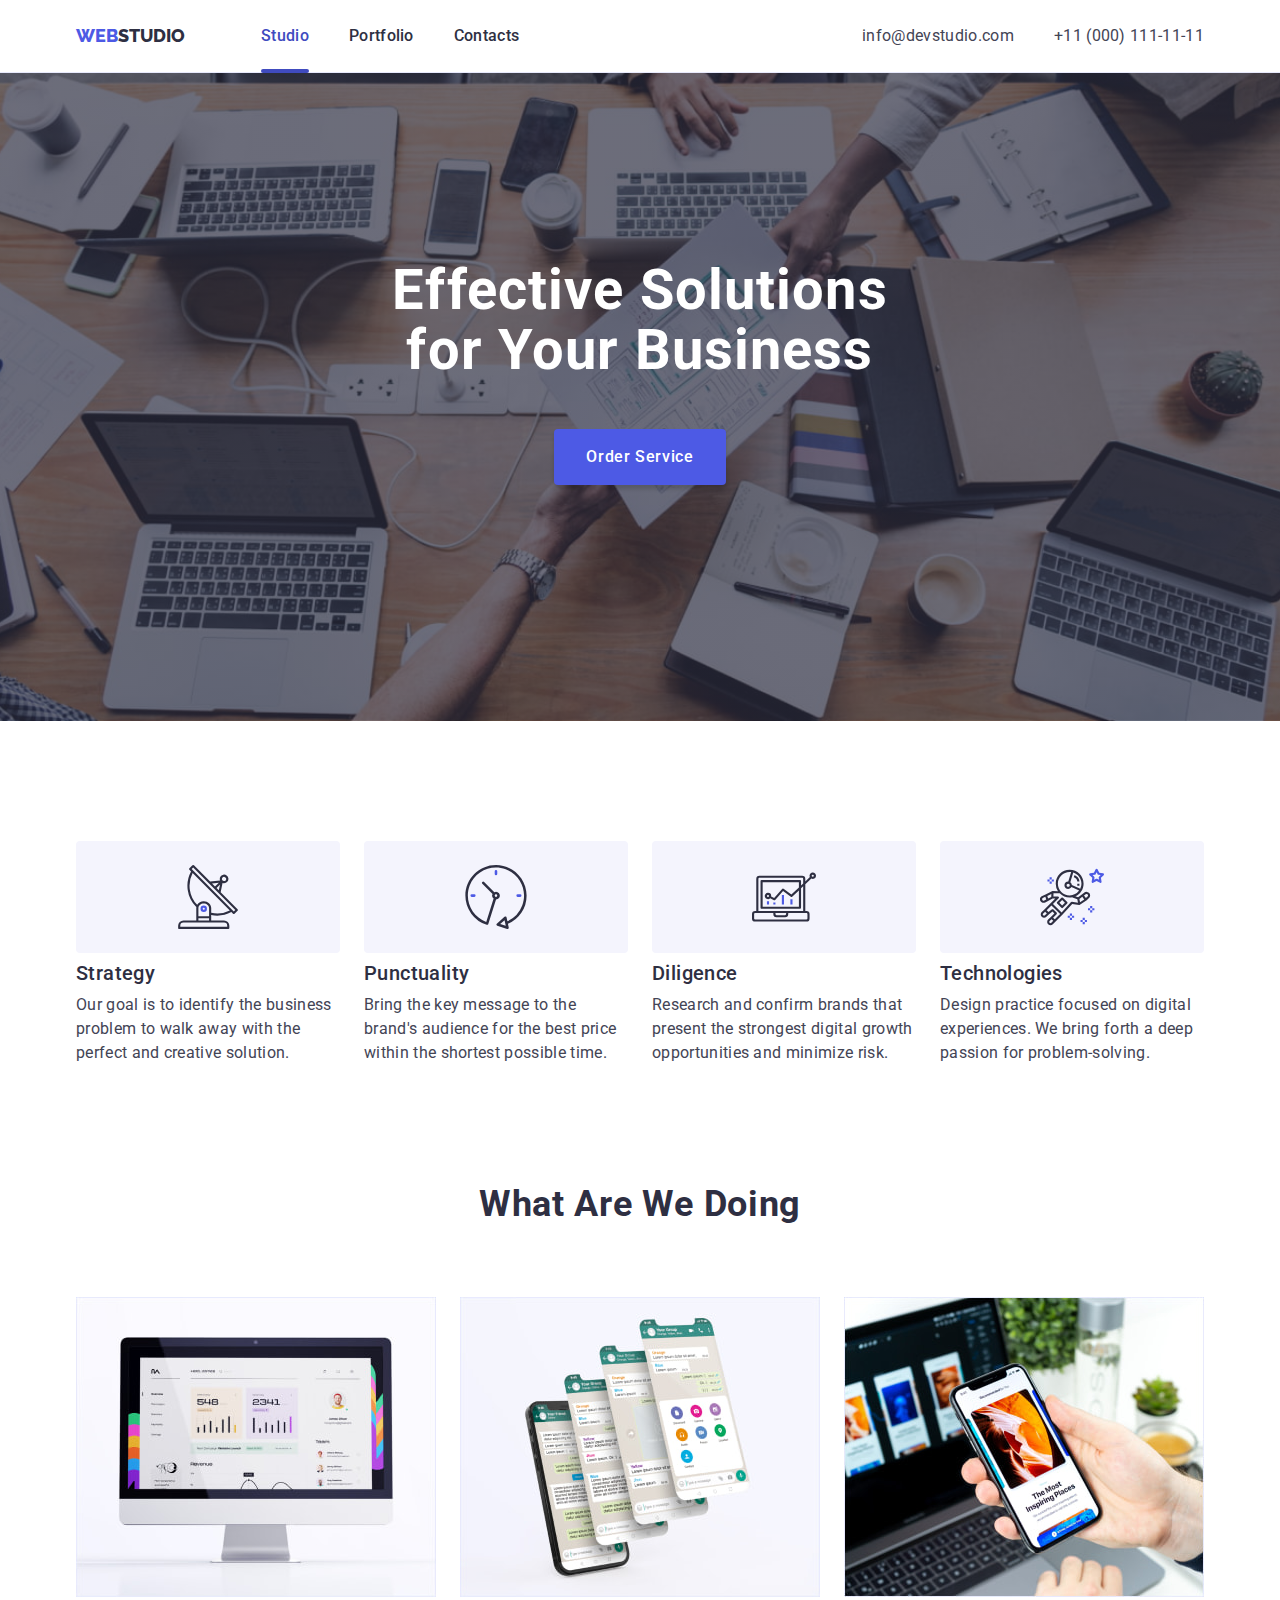
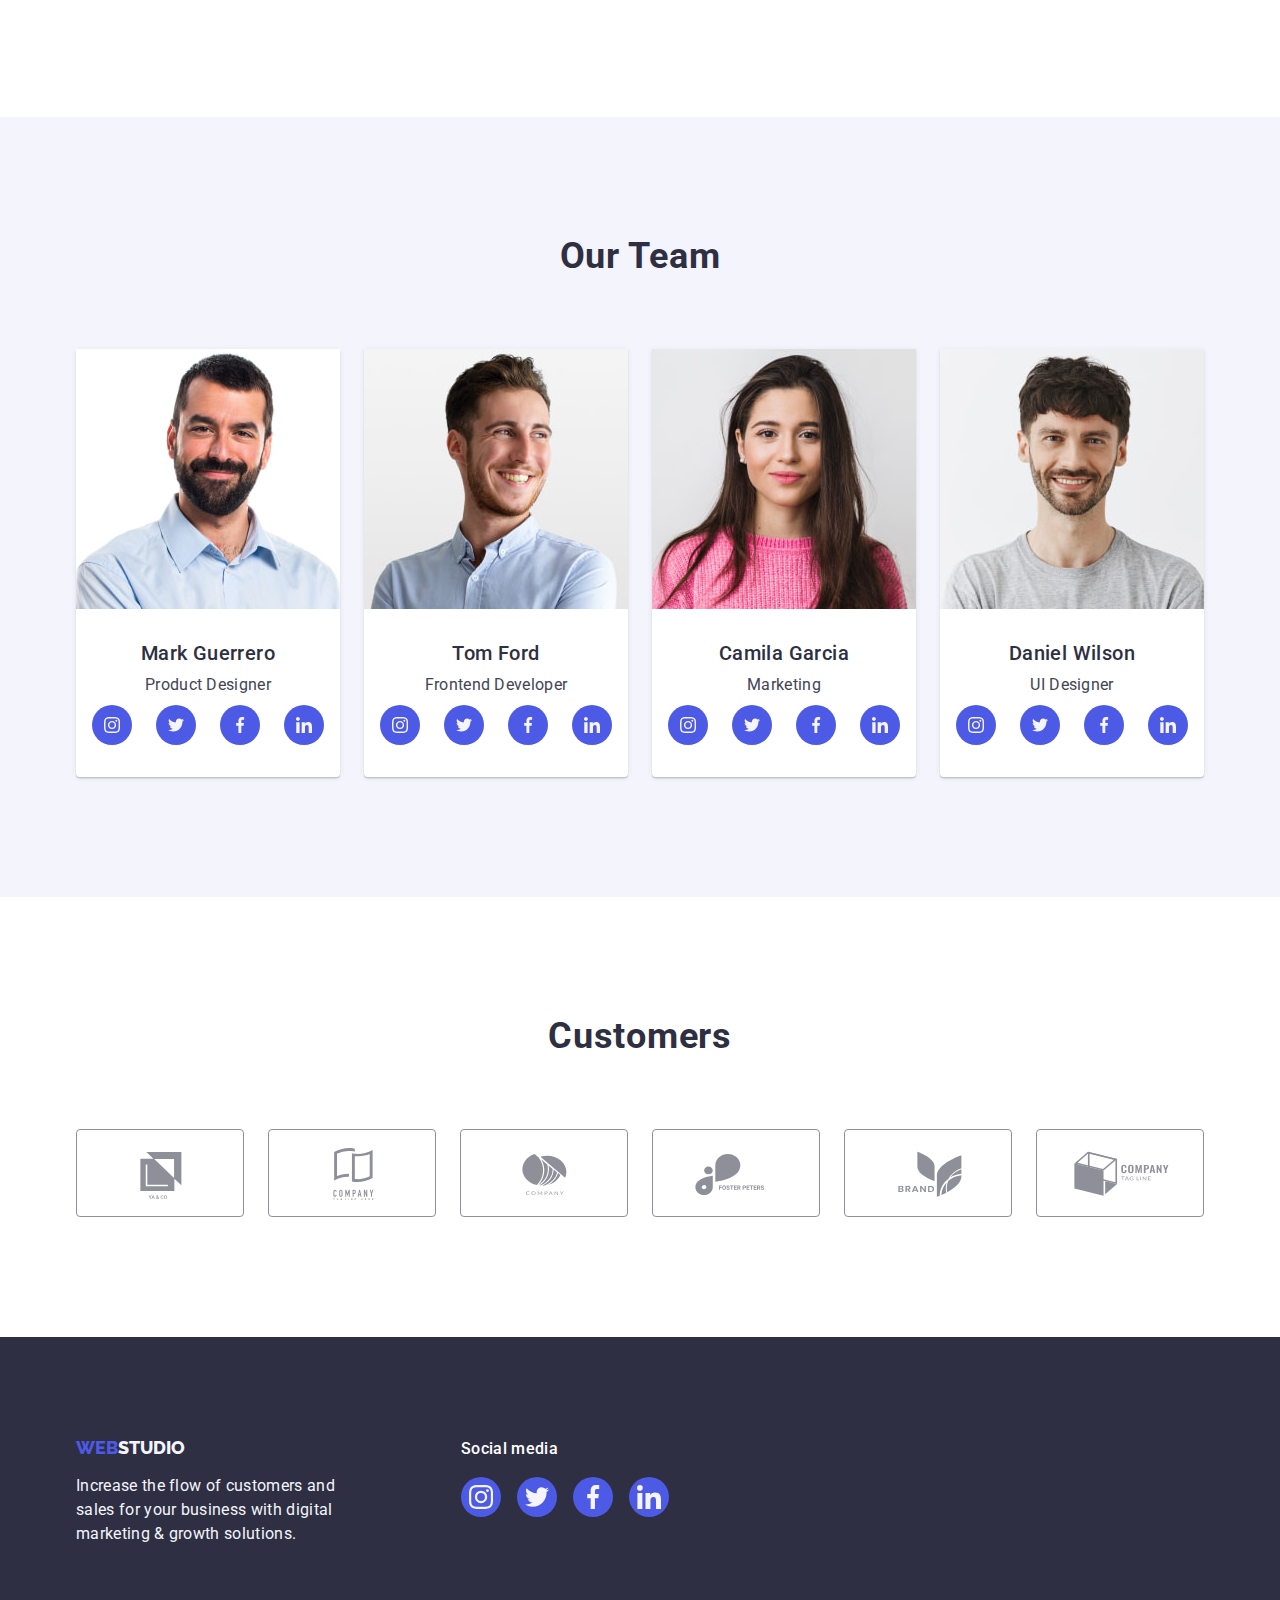
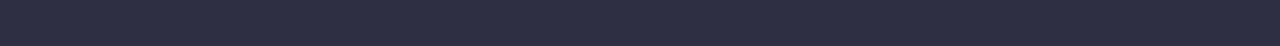
<file: index.html>
<!DOCTYPE html>
<html lang="en">
  <head>
    <meta charset="UTF-8" />
    <meta name="viewport" content="width=device-width, initial-scale=1.0" />
    <link rel="icon" type="image/x-icon" href="./images/favicon.ico" />
    <link
      rel="stylesheet"
      href="https://cdn.jsdelivr.net/npm/modern-normalize@2.0.0/modern-normalize.min.css"
    />
    <link rel="preconnect" href="https://fonts.googleapis.com" />
    <link rel="preconnect" href="https://fonts.gstatic.com" crossorigin />
    <link
      href="https://fonts.googleapis.com/css2?family=Raleway:wght@800&family=Roboto:wght@400;500;700;900&display=swap"
      rel="stylesheet"
    />
    <link rel="stylesheet" href="./css/style.css" />
    <style>
      /* при завантажуванні сторінки щоб не спрацьовувала анімація схову  модального вікна, 
      таке трапляється після очистки кєшу */
      .backdrop.is-hidden {
        opacity: 0;
        visibility: hidden;
        pointer-events: none;
      }
    </style>
    <title>WEBSTUDIO</title>
  </head>
  <body>
    <header class="header">
      <div class="container header-container">
        <nav class="nav">
          <a href="./index.html" class="logo link">
            Web<span class="logo dark-logo">Studio</span>
          </a>
          <ul class="list nav-list">
            <li>
              <a href="./index.html" class="selected-nav nav-title link"
                >Studio</a
              >
            </li>
            <li>
              <a href="./portfolio.html" class="nav-title link">Portfolio</a>
            </li>
            <li><a href="" class="nav-title link">Contacts</a></li>
          </ul>
        </nav>
        <address class="address">
          <ul class="list address-list">
            <li>
              <a href="mailto:info@devstudio.com" class="address-detail link">
                info@devstudio.com
              </a>
            </li>
            <li>
              <a href="tel:+110001111111" class="address-detail link">
                +11 (000) 111-11-11
              </a>
            </li>
          </ul>
        </address>
      </div>
    </header>
    <main>
      <!--Hero-->
      <section class="hero-section">
        <div class="container hero-container">
          <h1 class="title hero-title">
            Effective&nbsp;Solutions for Your Business
          </h1>
          <button type="button" class="hero-button button" data-modal-open>
            Order Service
          </button>
        </div>
      </section>
      <!---->
      <section class="section">
        <div class="container">
          <h2 class="title visually-hidden">About Studio</h2>
          <ul class="list aboutstudio-list">
            <li class="aboutstudio-el">
              <div class="aboutstudio-thumb">
                <svg class="aboutstudio-img" width="64" height="64">
                  <use href="./images/icons.svg#icon-antenna"></use>
                </svg>
              </div>
              <h3 class="aboutstudio-title title">Strategy</h3>
              <p class="aboutstudio-tx">
                Our goal is to identify the business problem to walk away with
                the perfect and creative solution.
              </p>
            </li>
            <li class="aboutstudio-el">
              <div class="aboutstudio-thumb">
                <svg class="aboutstudio-img" width="64" height="64">
                  <use href="./images/icons.svg#icon-clock"></use>
                </svg>
              </div>
              <h3 class="aboutstudio-title title">Punctuality</h3>
              <p class="aboutstudio-tx">
                Bring the key message to the brand's audience for the best price
                within the shortest possible time.
              </p>
            </li>
            <li class="aboutstudio-el">
              <div class="aboutstudio-thumb">
                <svg class="aboutstudio-img" width="64" height="64">
                  <use href="./images/icons.svg#icon-diagram"></use>
                </svg>
              </div>
              <h3 class="aboutstudio-title title">Diligence</h3>
              <p class="aboutstudio-tx">
                Research and confirm brands that present the strongest digital
                growth opportunities and minimize risk.
              </p>
            </li>
            <li class="aboutstudio-el">
              <div class="aboutstudio-thumb">
                <svg class="aboutstudio-img" width="64" height="64">
                  <use href="./images/icons.svg#icon-astronaut"></use>
                </svg>
              </div>
              <h3 class="aboutstudio-title title">Technologies</h3>
              <p class="aboutstudio-tx">
                Design practice focused on digital experiences. We bring forth a
                deep passion for problem-solving.
              </p>
            </li>
          </ul>
        </div>
      </section>
      <!--What are we doing-->
      <section class="wedoing-section section">
        <div class="container">
          <h2 class="section-title title">What are we doing</h2>
          <ul class="list wedoing-list">
            <li class="wedoing-el">
              <img
                src="./images/what_doing/img-1.jpg"
                width="360"
                height="300"
                alt="monitor"
              />
            </li>
            <li class="wedoing-el">
              <img
                src="./images/what_doing/img-2.jpg"
                width="360"
                height="300"
                alt="windows in a phone"
              />
            </li>
            <li class="wedoing-el">
              <img
                src="./images/what_doing/img-3.jpg"
                alt="a hand hold a phone and there is a notebook at a backgraund "
                width="360"
                height="300"
              />
            </li>
          </ul>
        </div>
      </section>
      <!--Our Team-->
      <section class="team-section section">
        <div class="container">
          <h2 class="section-title title">Our Team</h2>
          <ul class="list">
            <li class="team-el">
              <img
                src="./images/team/img-1.jpg"
                alt="Mark Guerrero"
                width="264"
                height="260"
              />
              <div class="team-info">
                <h3 class="team-title title">Mark Guerrero</h3>
                <p class="team-tx">Product Designer</p>
                <ul class="list social-media-list">
                  <li class="social-link-el">
                    <a href="" class="social-link">
                      <svg class="social-link-img" width="16" height="16">
                        <use href="./images/icons.svg#icon-instagram"></use>
                      </svg>
                    </a>
                  </li>
                  <li class="social-link-el">
                    <a href="" class="social-link">
                      <svg class="social-link-img" width="16" height="16">
                        <use href="./images/icons.svg#icon-twitter"></use>
                      </svg>
                    </a>
                  </li>
                  <li class="social-link-el">
                    <a href="" class="social-link">
                      <svg class="social-link-img" width="16" height="16">
                        <use href="./images/icons.svg#icon-facebook"></use>
                      </svg>
                    </a>
                  </li>
                  <li class="social-link-el">
                    <a href="" class="social-link">
                      <svg class="social-link-img" width="16" height="16">
                        <use href="./images/icons.svg#icon-linkedin"></use>
                      </svg>
                    </a>
                  </li>
                </ul>
              </div>
            </li>
            <li class="team-el">
              <img
                src="./images/team/img-2.jpg"
                alt="Tom Ford"
                width="264"
                height="260"
              />
              <div class="team-info">
                <h3 class="team-title title">Tom Ford</h3>
                <p class="team-tx">Frontend Developer</p>
                <ul class="list social-media-list">
                  <li class="social-link-el">
                    <a href="" class="social-link">
                      <svg class="social-link-img" width="16" height="16">
                        <use href="./images/icons.svg#icon-instagram"></use>
                      </svg>
                    </a>
                  </li>
                  <li class="social-link-el">
                    <a href="" class="social-link">
                      <svg class="social-link-img" width="16" height="16">
                        <use href="./images/icons.svg#icon-twitter"></use>
                      </svg>
                    </a>
                  </li>
                  <li class="social-link-el">
                    <a href="" class="social-link">
                      <svg class="social-link-img" width="16" height="16">
                        <use href="./images/icons.svg#icon-facebook"></use>
                      </svg>
                    </a>
                  </li>
                  <li class="social-link-el">
                    <a href="" class="social-link">
                      <svg class="social-link-img" width="16" height="16">
                        <use href="./images/icons.svg#icon-linkedin"></use>
                      </svg>
                    </a>
                  </li>
                </ul>
              </div>
            </li>
            <li class="team-el">
              <img
                src="./images/team/img-3.jpg"
                alt="Camila Garcia"
                width="264"
                height="260"
              />
              <div class="team-info">
                <h3 class="team-title title">Camila Garcia</h3>
                <p class="team-tx">Marketing</p>
                <ul class="list social-media-list">
                  <li class="social-link-el">
                    <a href="" class="social-link">
                      <svg class="social-link-img" width="16" height="16">
                        <use href="./images/icons.svg#icon-instagram"></use>
                      </svg>
                    </a>
                  </li>
                  <li class="social-link-el">
                    <a href="" class="social-link">
                      <svg class="social-link-img" width="16" height="16">
                        <use href="./images/icons.svg#icon-twitter"></use>
                      </svg>
                    </a>
                  </li>
                  <li class="social-link-el">
                    <a href="" class="social-link">
                      <svg class="social-link-img" width="16" height="16">
                        <use href="./images/icons.svg#icon-facebook"></use>
                      </svg>
                    </a>
                  </li>
                  <li class="social-link-el">
                    <a href="" class="social-link">
                      <svg class="social-link-img" width="16" height="16">
                        <use href="./images/icons.svg#icon-linkedin"></use>
                      </svg>
                    </a>
                  </li>
                </ul>
              </div>
            </li>
            <li class="team-el">
              <img
                src="./images/team/img-4.jpg"
                alt="Daniel Wilson"
                width="264"
                height="260"
              />
              <div class="team-info">
                <h3 class="team-title title">Daniel Wilson</h3>
                <p class="team-tx">UI Designer</p>
                <ul class="list social-media-list">
                  <li class="social-link-el">
                    <a href="" class="social-link">
                      <svg class="social-link-img" width="16" height="16">
                        <use href="./images/icons.svg#icon-instagram"></use>
                      </svg>
                    </a>
                  </li>
                  <li class="social-link-el">
                    <a href="" class="social-link">
                      <svg class="social-link-img" width="16" height="16">
                        <use href="./images/icons.svg#icon-twitter"></use>
                      </svg>
                    </a>
                  </li>
                  <li class="social-link-el">
                    <a href="" class="social-link">
                      <svg class="social-link-img" width="16" height="16">
                        <use href="./images/icons.svg#icon-facebook"></use>
                      </svg>
                    </a>
                  </li>
                  <li class="social-link-el">
                    <a href="" class="social-link">
                      <svg class="social-link-img" width="16" height="16">
                        <use href="./images/icons.svg#icon-linkedin"></use>
                      </svg>
                    </a>
                  </li>
                </ul>
              </div>
            </li>
          </ul>
        </div>
      </section>
      <!--Customers-->
      <section class="customers-section section">
        <div class="container">
          <h2 class="section-title title">Customers</h2>
          <ul class="list customer-list">
            <li class="customer-list-el">
              <a class="customer-el-link" href="">
                <svg class="customer-img" width="104" height="56">
                  <use href="./images/icons.svg#icon-company"></use>
                </svg>
              </a>
            </li>
            <li class="customer-list-el">
              <a class="customer-el-link" href="">
                <svg class="customer-img" width="104" height="56">
                  <use href="./images/icons.svg#icon-company-1"></use>
                </svg>
              </a>
            </li>
            <li class="customer-list-el">
              <a class="customer-el-link" href="">
                <svg class="customer-img" width="104" height="56">
                  <use href="./images/icons.svg#icon-company-2"></use>
                </svg>
              </a>
            </li>
            <li class="customer-list-el">
              <a class="customer-el-link" href="">
                <svg class="customer-img" width="104" height="56">
                  <use href="./images/icons.svg#icon-company-3"></use>
                </svg>
              </a>
            </li>
            <li class="customer-list-el">
              <a class="customer-el-link" href="">
                <svg class="customer-img" width="104" height="56">
                  <use href="./images/icons.svg#icon-company-4"></use>
                </svg>
              </a>
            </li>
            <li class="customer-list-el">
              <a class="customer-el-link" href="">
                <svg class="customer-img" width="104" height="56">
                  <use href="./images/icons.svg#icon-company-5"></use>
                </svg>
              </a>
            </li>
          </ul>
        </div>
      </section>
    </main>
    <footer class="footer">
      <div class="container footer-container">
        <div class="footer-info">
          <a href="./index.html" class="logo link logo-footer">
            Web<span class="logo white-logo">Studio</span>
          </a>
          <p class="footer-tx">
            Increase the flow of customers&nbsp;and sales for your business
            with&nbsp;digital marketing & growth solutions.
          </p>
        </div>
        <div class="footer-links">
          <p class="footer-title">Social media</p>
          <ul class="list social-media-list">
            <li class="social-link-el">
              <a href="" class="social-link">
                <svg class="social-link-img" width="24" height="24">
                  <use href="./images/icons.svg#icon-instagram"></use>
                </svg>
              </a>
            </li>
            <li class="social-link-el">
              <a href="" class="social-link">
                <svg class="social-link-img" width="24" height="24">
                  <use href="./images/icons.svg#icon-twitter"></use>
                </svg>
              </a>
            </li>
            <li class="social-link-el">
              <a href="" class="social-link">
                <svg class="social-link-img" width="24" height="24">
                  <use href="./images/icons.svg#icon-facebook"></use>
                </svg>
              </a>
            </li>
            <li class="social-link-el">
              <a href="" class="social-link">
                <svg class="social-link-img" width="24" height="24">
                  <use href="./images/icons.svg#icon-linkedin"></use>
                </svg>
              </a>
            </li>
          </ul>
        </div>
      </div>
    </footer>
    <div class="backdrop is-hidden" data-modal>
      <div class="modal">
        <button class="modal-btn" type="button" data-modal-close>
          <svg class="modal-btn-img" width="8" height="8">
            <use href="./images/icons.svg#icon-close"></use>
          </svg>
        </button>
      </div>
    </div>
    <script src="./js/modal.js"></script>
  </body>
</html>
</file>
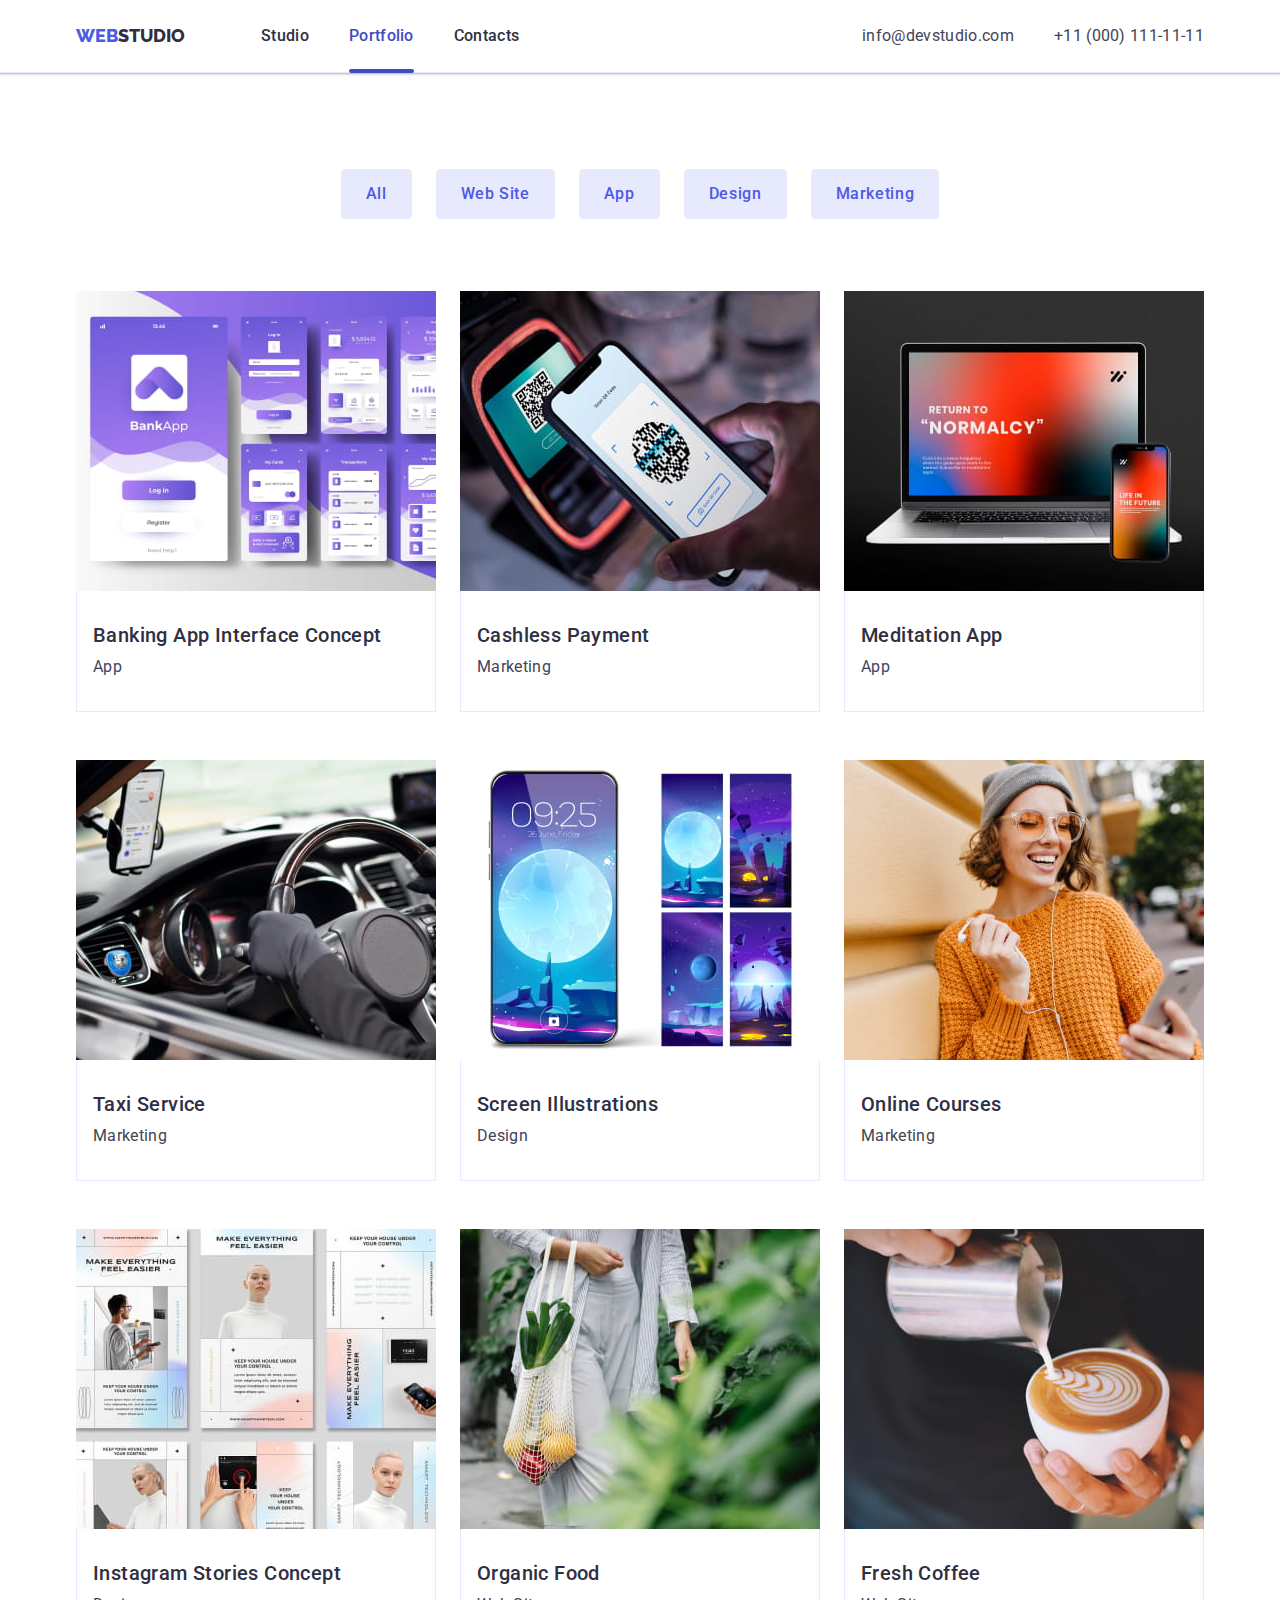
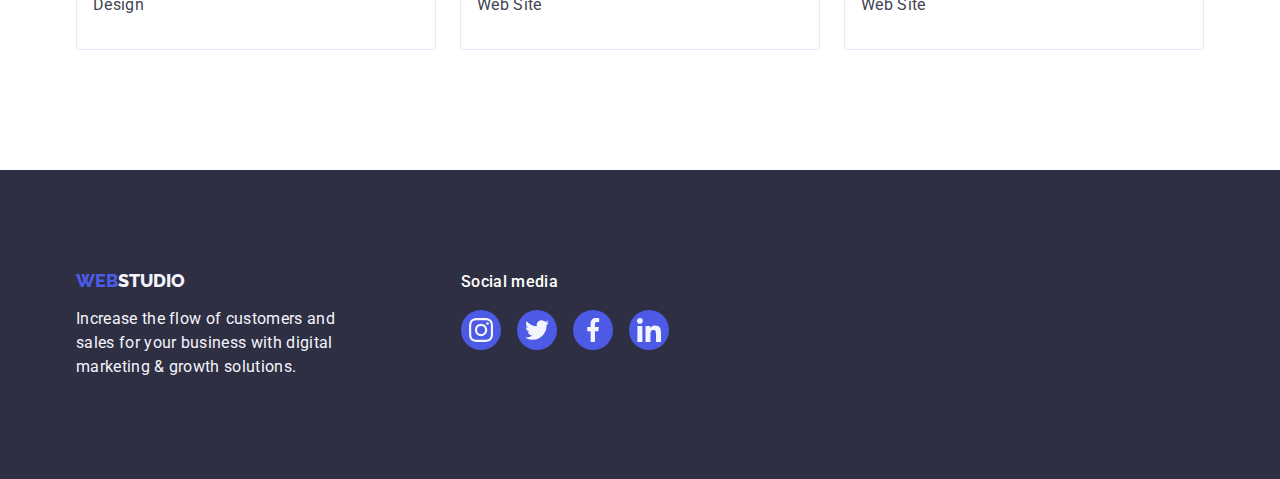
<file: portfolio.html>
<!DOCTYPE html>
<html lang="en">
  <head>
    <meta charset="UTF-8" />
    <meta name="viewport" content="width=device-width, initial-scale=1.0" />
    <link rel="icon" type="image/x-icon" href="./images/favicon.ico" />
    <link
      rel="stylesheet"
      href="https://cdn.jsdelivr.net/npm/modern-normalize@2.0.0/modern-normalize.min.css"
    />
    <link rel="preconnect" href="https://fonts.googleapis.com" />
    <link rel="preconnect" href="https://fonts.gstatic.com" crossorigin />
    <link
      href="https://fonts.googleapis.com/css2?family=Raleway:wght@800&family=Roboto:wght@400;500;700;900&display=swap"
      rel="stylesheet"
    />
    <link rel="stylesheet" href="./css/style.css" />
    <title>WEBSTUDIO</title>
  </head>
  <body>
    <header class="header">
      <div class="container header-container">
        <nav class="nav">
          <a href="./index.html" class="logo link">
            Web<span class="logo dark-logo">Studio</span>
          </a>
          <ul class="list nav-list">
            <li>
              <a href="./index.html" class="nav-title link">Studio</a>
            </li>
            <li>
              <a href="./portfolio.html" class="selected-nav nav-title link"
                >Portfolio</a
              >
            </li>
            <li><a href="" class="nav-title link">Contacts</a></li>
          </ul>
        </nav>
        <address class="address">
          <ul class="list address-list">
            <li>
              <a href="mailto:info@devstudio.com" class="address-detail link">
                info@devstudio.com
              </a>
            </li>
            <li>
              <a href="tel:+110001111111" class="address-detail link">
                +11 (000) 111-11-11
              </a>
            </li>
          </ul>
        </address>
      </div>
    </header>
    <main>
      <section class="section portfolio-section">
        <div class="container">
          <h1 class="title visually-hidden">Section Portfolio</h1>
          <ul class="list filter-list">
            <li>
              <button type="button" class="filter-btn button">All</button>
            </li>
            <li>
              <button type="button" class="filter-btn button">Web Site</button>
            </li>
            <li>
              <button type="button" class="filter-btn button">App</button>
            </li>
            <li>
              <button type="button" class="filter-btn button">Design</button>
            </li>
            <li>
              <button type="button" class="filter-btn button">Marketing</button>
            </li>
          </ul>
          <ul class="list portfolio-list">
            <li class="exemple-el">
              <a href="" class="exemple-link link">
                <div class="exemple-thumb">
                  <img
                    src="./images/portfolio/img-8.jpg"
                    alt="Screens of Application"
                    width="360"
                    height="300"
                  />
                  <p class="overlay overlay-text">
                    14 Stylish and User-Friendly App Design Concepts · Task
                    Manager App · Calorie Tracker App · Exotic Fruit Ecommerce
                    App · Cloud Storage App
                  </p>
                </div>
                <div class="exemple-details">
                  <h2 class="exemple-title title">
                    Banking App Interface Concept
                  </h2>
                  <p class="exemple-tx">App</p>
                </div>
              </a>
            </li>
            <li class="exemple-el">
              <a href="" class="exemple-link link">
                <div class="exemple-thumb">
                  <img
                    src="./images/portfolio/img-7.jpg"
                    alt="payment by QR-code"
                    width="360"
                    height="300"
                  />
                  <p class="overlay overlay-text">
                    14 Stylish and User-Friendly App Design Concepts · Task
                    Manager App · Calorie Tracker App · Exotic Fruit Ecommerce
                    App · Cloud Storage App
                  </p>
                </div>
                <div class="exemple-details">
                  <h2 class="exemple-title title">Cashless Payment</h2>
                  <p class="exemple-tx">Marketing</p>
                </div>
              </a>
            </li>
            <li class="exemple-el">
              <a href="" class="exemple-link link">
                <div class="exemple-thumb">
                  <img
                    src="./images/portfolio/img-6.jpg"
                    alt="laptop with smartphone"
                    width="360"
                    height="300"
                  />
                  <p class="overlay overlay-text">
                    14 Stylish and User-Friendly App Design Concepts · Task
                    Manager App · Calorie Tracker App · Exotic Fruit Ecommerce
                    App · Cloud Storage App
                  </p>
                </div>
                <div class="exemple-details">
                  <h2 class="exemple-title title">Meditation App</h2>
                  <p class="exemple-tx">App</p>
                </div>
              </a>
            </li>
            <li class="exemple-el">
              <a href="" class="exemple-link link">
                <div class="exemple-thumb">
                  <img
                    src="./images/portfolio/img-5.jpg"
                    alt="interier of car"
                    width="360"
                    height="300"
                  />
                  <p class="overlay overlay-text">
                    14 Stylish and User-Friendly App Design Concepts · Task
                    Manager App · Calorie Tracker App · Exotic Fruit Ecommerce
                    App · Cloud Storage App
                  </p>
                </div>
                <div class="exemple-details">
                  <h2 class="exemple-title title">Taxi Service</h2>
                  <p class="exemple-tx">Marketing</p>
                </div>
              </a>
            </li>
            <li class="exemple-el">
              <a href="" class="exemple-link link">
                <div class="exemple-thumb">
                  <img
                    src="./images/portfolio/img-4.jpg"
                    alt="screens of phone"
                    width="360"
                    height="300"
                  />
                  <p class="overlay overlay-text">
                    14 Stylish and User-Friendly App Design Concepts · Task
                    Manager App · Calorie Tracker App · Exotic Fruit Ecommerce
                    App · Cloud Storage App
                  </p>
                </div>
                <div class="exemple-details">
                  <h2 class="exemple-title title">Screen Illustrations</h2>
                  <p class="exemple-tx">Design</p>
                </div>
              </a>
            </li>
            <li class="exemple-el">
              <a href="" class="exemple-link link">
                <div class="exemple-thumb">
                  <img
                    src="./images/portfolio/img-3.jpg"
                    alt="women with phone and headphones"
                    width="360"
                    height="300"
                  />
                  <p class="overlay overlay-text">
                    14 Stylish and User-Friendly App Design Concepts · Task
                    Manager App · Calorie Tracker App · Exotic Fruit Ecommerce
                    App · Cloud Storage App
                  </p>
                </div>
                <div class="exemple-details">
                  <h2 class="exemple-title title">Online Courses</h2>
                  <p class="exemple-tx">Marketing</p>
                </div>
              </a>
            </li>
            <li class="exemple-el">
              <a href="" class="exemple-link link">
                <div class="exemple-thumb">
                  <img
                    src="./images/portfolio/img-2.jpg"
                    alt="internet pages with woman"
                    width="360"
                    height="300"
                  />
                  <p class="overlay overlay-text">
                    14 Stylish and User-Friendly App Design Concepts · Task
                    Manager App · Calorie Tracker App · Exotic Fruit Ecommerce
                    App · Cloud Storage App
                  </p>
                </div>
                <div class="exemple-details">
                  <h2 class="exemple-title title">Instagram Stories Concept</h2>
                  <p class="exemple-tx">Design</p>
                </div>
              </a>
            </li>
            <li class="exemple-el">
              <a href="" class="exemple-link link">
                <div class="exemple-thumb">
                  <img
                    src="./images/portfolio/img-1.jpg"
                    alt="woman with fresh vegetables"
                    width="360"
                    height="300"
                  />
                  <p class="overlay overlay-text">
                    14 Stylish and User-Friendly App Design Concepts · Task
                    Manager App · Calorie Tracker App · Exotic Fruit Ecommerce
                    App · Cloud Storage App
                  </p>
                </div>
                <div class="exemple-details">
                  <h2 class="exemple-title title">Organic Food</h2>
                  <p class="exemple-tx">Web Site</p>
                </div>
              </a>
            </li>
            <li class="exemple-el">
              <a href="" class="exemple-link link">
                <div class="exemple-thumb">
                  <img
                    src="./images/portfolio/img.jpg"
                    alt="making a coffee"
                    width="360"
                    height="300"
                  />
                  <p class="overlay overlay-text">
                    14 Stylish and User-Friendly App Design Concepts · Task
                    Manager App · Calorie Tracker App · Exotic Fruit Ecommerce
                    App · Cloud Storage App
                  </p>
                </div>
                <div class="exemple-details">
                  <h2 class="exemple-title title">Fresh Coffee</h2>
                  <p class="exemple-tx">Web Site</p>
                </div>
              </a>
            </li>
          </ul>
        </div>
      </section>
    </main>
    <footer class="footer">
      <div class="container footer-container">
        <div class="footer-info">
          <a href="./index.html" class="logo link logo-footer">
            Web<span class="logo white-logo">Studio</span>
          </a>
          <p class="footer-tx">
            Increase the flow of customers&nbsp;and sales for your business
            with&nbsp;digital marketing & growth solutions.
          </p>
        </div>
        <div class="footer-links">
          <p class="footer-title">Social media</p>
          <ul class="list social-media-list">
            <li class="social-link-el">
              <a href="" class="social-link">
                <svg class="social-link-img" width="24" height="24">
                  <use href="./images/icons.svg#icon-instagram"></use>
                </svg>
              </a>
            </li>
            <li class="social-link-el">
              <a href="" class="social-link">
                <svg class="social-link-img" width="24" height="24">
                  <use href="./images/icons.svg#icon-twitter"></use>
                </svg>
              </a>
            </li>
            <li class="social-link-el">
              <a href="" class="social-link">
                <svg class="social-link-img" width="24" height="24">
                  <use href="./images/icons.svg#icon-facebook"></use>
                </svg>
              </a>
            </li>
            <li class="social-link-el">
              <a href="" class="social-link">
                <svg class="social-link-img" width="24" height="24">
                  <use href="./images/icons.svg#icon-linkedin"></use>
                </svg>
              </a>
            </li>
          </ul>
        </div>
      </div>
    </footer>
  </body>
</html>
</file>
<file: css/style.css>
:root {
    --default-font: 'Roboto', sans-serif;
    --accent-font: 'Raleway', sans-serif;
    /* colors */
    --cl-primary_brand: #4D5AE5;
    --cl-pressed_state: #404BBF;
    --cl-dark: #2E2F42;
    --cl-success: #31D0AA;
    --cl-text:  #434455;
    --cl-subtle_text: #8E8F99;
    --cl-accent: #E7E9FC;
    --cl-light : #F4F4FD;
    --cl-modal_overlay: rgba(46, 47, 66, 0.4);
    --cl-hero_background: rgba(46, 47, 66, 0.7);
    --cl-white_background: #FFFFFF;
    --cl-modal_background: #FCFCFC;
    /* others */
    --default-gap-cl: 24px;
    --default-list-display: flex;
}

/* reset styles start */
img {
    display: block;
    max-width: 100%;
    height: auto;
    object-fit: cover;
    object-position: center;
}

h2, h3, h4, h5, h6 {
    color: var(--cl-dark);
}

h1, h2, h3, h4, h5, h6, p {
  margin: 0;
}

address {
    font-style: normal;
}

ul, ol {
    list-style: none;
    margin: 0;
    padding: 0;
}

a {
    text-decoration: none;
    color: currentColor;
}

button {
    font-family: inherit;
    color: currentColor;
    cursor: pointer;
    border: none;
    background-color: transparent;
    padding: 0;
}
/* reset styles end */


/* general styles start */
body {
    display: flex;
    min-height: 100vh;
    flex-direction: column;
    background-color: var(--cl-white_background);
    font-family: var(--default-font);
    color: var(--cl-text);
    font-size: 16px;
}

main {
    flex-grow: 1;
}

.container {
    width: 1158px;
    margin: 0 auto;
    padding: 0 15px;
}

.list {
    display: var(--default-list-display);
    gap: var(--default-gap-cl);
}

.visually-hidden {
    position: absolute;
    width: 1px;
    height: 1px;
    margin: -1px;
    border: 0;
    padding: 0;
    white-space: nowrap;
    clip-path: inset(100%);
    clip: rect(0 0 0 0);
    overflow: hidden;
  }

.nav {
    display: flex;
    align-items: center;
}

.section {
    padding: 120px 0;
}

.wedoing-section {
    padding-top: 0;
}

.section-title {
    text-align: center;
    font-size: 36px;
    line-height: 1.11;
    letter-spacing: 0.02em;
    text-transform: capitalize;
    margin-bottom: 72px;
}

.social-media-list {
    display: flex;
    align-items: center;
    justify-content: center;
    /* gap: 24px;  */
}

.social-link-img {
    fill:var(--cl-light);
}

.social-link {
    width: 100%;
    height: 100%;
    background-color: var(--cl-primary_brand);
    border-radius: 50%;
    display: flex;
    align-items: center;
    justify-content: center;
    transition: background-color 250ms cubic-bezier(0.4, 0, 0.2, 1);
}

.social-link:hover,
.social-link:focus {
    background-color: var(--cl-pressed_state);
}


.social-link-el {
    width: 40px;
    height: 40px;
}

.overlay {
    position: absolute;
    top: 0;
    left: 0;
    transform: translateY(100%);
  
    width: 100%;
    height: 100%;
  
    will-change: transform;
    transition: transform 250ms cubic-bezier(0.4, 0, 0.2, 1); 
    background-color: var(--cl-primary_brand);
    padding: 40px 32px;
}
/* general styles end */


/* logo start */
.logo {
    color: var(--cl-primary_brand);
    font-family: var(--accent-font);
    font-size: 18px;
    font-weight: 800;
    line-height: 1.17;
    letter-spacing: 0.03;
    text-transform: uppercase;
}
.logo.link {
    margin-right: 76px;
}

.logo.dark-logo {
    color: var(--cl-dark);
}

.logo.white-logo {
    color: var(--cl-light);
}
/* logo end */

/* header start */
.header {
    border-bottom: 1px solid var(--cl-accent);
    background: var(--cl-white_background);
    box-shadow: 0px 2px 1px rgba(46, 47, 66, 0.08),
     0px 1px 1px rgba(46, 47, 66, 0.16),
     0px 1px 6px rgba(46, 47, 66, 0.08);
}

.header-container {
    display: flex;
    justify-content: space-between;
}

.nav-title {
    display: inline-block;
    font-weight: 500;
    line-height: 1.5;
    letter-spacing: 0.02em;
    color: var(--cl-dark);
    padding: 24px 0;
    transition: color 250ms cubic-bezier(0.4, 0, 0.2, 1);
}

.nav-title:hover,
.nav-title:focus {
    color: var(--cl-pressed_state);
}

.nav-list {
    --default-list-display: inline-flex;
    --default-gap-cl: 40px;
}

.nav-title.selected-nav {
    position: relative;
    color: var(--cl-pressed_state);
}

.nav-title.selected-nav::after {
    position: absolute;
    content: '';
    left: 0;
    bottom: -1px;
    height: 4px;
    background-color: var(--cl-pressed_state);
    border-radius: 2px;
    width: 100%;
}

.address-list {
    --default-gap-cl: 40px;
}

.address-detail {
    display: inline-block;
    line-height: 1.5;
    letter-spacing: 0.02em;
    padding: 24px 0;
    transition: color 250ms cubic-bezier(0.4, 0, 0.2, 1);
}

.address-detail:hover,
.address-detail:focus {
    color: var(--cl-pressed_state);
}
/* header end */


/* hero start */
.hero-section {
    background: var(--cl-dark);
    padding: 188px 0;
    background-image: linear-gradient(var(--cl-hero_background), var(--cl-hero_background)),
    url('../images/hero/hero-bg.jpg');
    background-repeat: no-repeat;
    background-position: center;
    background-size: cover;
    max-width: 1440px;
    margin: 0 auto; 
}

.hero-container {
    display: flex;
    flex-direction: column;
    align-items: center;
}

.hero-title {
    color: var(--cl-white_background);
    text-align: center;

    font-size: 56px;
    line-height: 1.07;
    letter-spacing: 0.02em;
    max-width: 496px;
}

.hero-button {
    background: var(--cl-primary_brand);
    color: var(--cl-white_background);

    font-size: 16px;
    font-weight: 500;
    line-height: 1.5;
    letter-spacing: 0.04em;

    padding: 16px 32px;
    margin: 48px auto;
    border-radius: 4px;
    box-shadow: 0px 4px 4px 0px rgba(0, 0, 0, 0.15);
    min-width: 169px;
    height: 56px;
    transition: background-color 250ms cubic-bezier(0.4, 0, 0.2, 1);
}

.hero-button:hover,
.hero-button:focus {
    background: var(--cl-pressed_state);
}
/* hero end */


/* about studio start */

.aboutstudio-list {
    /* display: flex;
    gap: 24px; */
}

.aboutstudio-thumb {
    border-radius: 4px;
    background-color: var(--cl-light);
    display: flex;
    align-items: center;
    justify-content: center;
    width: 264px;
    height: 112px;
    margin-bottom: 8px;
}

.aboutstudio-el {
    flex-basis: calc((100% - 3 * 24px) / 4);
}

.aboutstudio-title {
    color: var(--cl-dark);
    margin-bottom: 8px;

    font-size: 20px;
    font-weight: 500;
    line-height: 1.2;
    letter-spacing: 0.02em;
}

.aboutstudio-tx {
    color: var(--cl-text);
    line-height: 1.5;
    letter-spacing: 0.02em;
}
/* about studio end */

.wedoing-list {
   /* display: flex;
    gap: 24px; */
}

.wedoing-el {
    flex-basis: calc((100% - 2 * 16px) / 3);
}

/* team start */
.team-section {
    background: var(--cl-light);
}

.team-el {
    background: var(--cl-white_background);
    border-radius: 0px 0px 4px 4px;
    box-shadow: 0px 2px 1px 0px rgba(46, 47, 66, 0.08),
     0px 1px 1px 0px rgba(46, 47, 66, 0.16),
     0px 1px 6px 0px rgba(46, 47, 66, 0.08);
}

.team-info {
    padding: 32px 0;
}

.team-title {
    text-align: center;

    font-size: 20px;
    font-weight: 500;
    line-height: 1.2;
    letter-spacing: 0.02em;
    margin-bottom: 8px;
}

.team-tx {
    color: var(--cl-text);
    text-align: center;

    line-height: 1.5;
    letter-spacing: 0.02em;
    margin-bottom: 8px;
}
/* team end */

/* customer start */
.customer-list-el {
    width: calc((100% - (24px * 5)) / 6);
    height: 88px;
}

.customer-el-link {
    width: 100%;
    height: 100%;
    border-radius: 4px;
    display: flex;
    align-items: center;
    justify-content: center;
    color: var(--cl-subtle_text);
    border: 1px solid currentColor;
    transition: border-color 250ms cubic-bezier(0.4, 0, 0.2, 1),
     color 250ms cubic-bezier(0.4, 0, 0.2, 1);
}

.customer-el-link:hover,
.customer-el-link:focus {
    color: var(--cl-pressed_state);
}

.customer-img {
    fill: currentColor;
}
/* customer end */

/* footer start */
.footer {
    background: var(--cl-dark);
    padding: 100px 0;
}

.logo-footer {
    display: inline-block;
    margin-bottom: 16px;
}

.footer-tx {
    color: var(--cl-light);
    line-height: 1.5;
    letter-spacing: 0.02em;
    width: 265px;
}

.footer-title {
    margin-bottom: 16px;
    font-weight: 500;
    color: var(--cl-white_background);
    line-height: 1.5;
    letter-spacing: 0.02em
}

.footer-container {
    display: flex;
    align-items: baseline;
}

.footer-info {
    margin-right: 120px
}

.footer-links .social-media-list {
    gap: 16px; 
}
.footer-links .social-link:hover,
.footer-links .social-link:focus {
    background-color: var(--cl-success);
}
/* footer end */


/* portfolio page start */
.portfolio-section {
    padding-top: 96px;
    padding-bottom: 120px;
}

.filter-list {
    justify-content: center;
    margin-bottom: 72px;
}

.filter-btn {
    background: var(--cl-accent);

    color: var(--cl-primary_brand);
    text-align: center;

    font-weight: 500;
    line-height: 1.5;
    letter-spacing: 0.04em;

    border-radius: 4px;
    box-shadow: none;
    padding: 12px 24px;
    border: 1px solid var(--cl-accent);
    transition: color 250ms cubic-bezier(0.4, 0, 0.2, 1), background-color 250ms cubic-bezier(0.4, 0, 0.2, 1), border-color 250ms cubic-bezier(0.4, 0, 0.2, 1), box-shadow 250ms cubic-bezier(0.4, 0, 0.2, 1); 
}

.filter-btn:hover,
.filter-btn:focus {
    background: var(--cl-pressed_state);
    color: var(--cl-white_background);
    border: 1px solid transparent;
    box-shadow: 0px 2px 2px 0px rgba(0, 0, 0, 0.12),
    0px 2px 1px 0px rgba(0, 0, 0, 0.08),
    0px 3px 1px 0px rgba(0, 0, 0, 0.10);
}

.portfolio-list {
    flex-wrap: wrap;
    row-gap: 48px;
    justify-content: center;
}

.exemple-el {
    background: var(--cl-white_background);
    flex-basis: calc((100% - 2 * 24px) / 3);
}

.exemple-thumb {
    position: relative; 
    overflow: hidden;
}

.exemple-link {
    display: block;
    transition: box-shadow 250ms cubic-bezier(0.4, 0, 0.2, 1); 
}

.exemple-link:hover,
.exemple-link:focus {
    transform: translateY(0);
    box-shadow: 0px 1px 6px rgba(46, 47, 66, 0.08),
    0px 1px 1px rgba(46, 47, 66, 0.16),
    0px 2px 1px rgba(46, 47, 66, 0.08);
}

.exemple-link:hover .overlay,
.exemple-link:focus .overlay {
    transform: translateY(0);
    box-shadow: 0px 1px 6px rgba(46, 47, 66, 0.08),
    0px 1px 1px rgba(46, 47, 66, 0.16),
    0px 2px 1px rgba(46, 47, 66, 0.08);
}
  

.overlay-text {
    line-height: 1.5;
    letter-spacing: 0.02em;
    color: var(--cl-light); 
}

.exemple-details {
    padding: 32px 16px;
    border: 1px solid var(--cl-accent);
    border-top: none;
}

.exemple-title {
    color: var(--cl-dark);
    font-size: 20px;
    font-weight: 500;
    line-height: 1.2;
    letter-spacing: 0.02em;
    margin-bottom: 8px;
}

.exemple-tx {
    color: var(--cl-text);
    line-height: 1.5;
    letter-spacing: 0.02em;
}
/* portfolio page end */

/* modal window start */
.backdrop {
    position: fixed;
    top: 0;
    bottom: 0;
    left: 0;
    right: 0;
    background-color: var(--cl-modal_overlay);
    transition: opacity 250ms cubic-bezier(0.4, 0, 0.2, 1),
    visibility 250ms cubic-bezier(0.4, 0, 0.2, 1);
}

.backdrop.is-hidden {
    opacity: 0;
    visibility: hidden;
    pointer-events: none;
}

.modal {
    position: absolute;
    width: 408px;
    min-height: 584px;
    top: 50%;
    left: 50%;
    transform: translate(-50%, -50%);
    border-radius: 4px;
    background: var(--cl-modal_background);
    box-shadow: 0px 2px 1px 0px rgba(0, 0, 0, 0.20),
     0px 1px 3px 0px rgba(0, 0, 0, 0.12),
     0px 1px 1px 0px rgba(0, 0, 0, 0.14);
    transition: transform 250ms cubic-bezier(0.4, 0, 0.2, 1);
}

.modal-btn {
    border-radius: 50%;
    background-color: var(--cl-accent);
    width: 24px;
    height: 24px;
    display: flex;
    align-items: center;
    justify-content: center;
    border: 1px solid rgba(0, 0, 0, 0.1);
    transition: background-color 250ms cubic-bezier(0.4, 0, 0.2, 1),
     border 250ms cubic-bezier(0.4, 0, 0.2, 1);
    position: absolute;
    top: 24px;
    right: 24px;
}

.modal-btn:focus,
.modal-btn:hover {
    background-color: var(--cl-pressed_state);
    border: none;
    color: var(--cl-white_background);
}

.modal-btn-img {
    transition: fill 250ms cubic-bezier(0.4, 0, 0.2, 1);
    fill: currentColor
}

/* modal window end */
</file>
